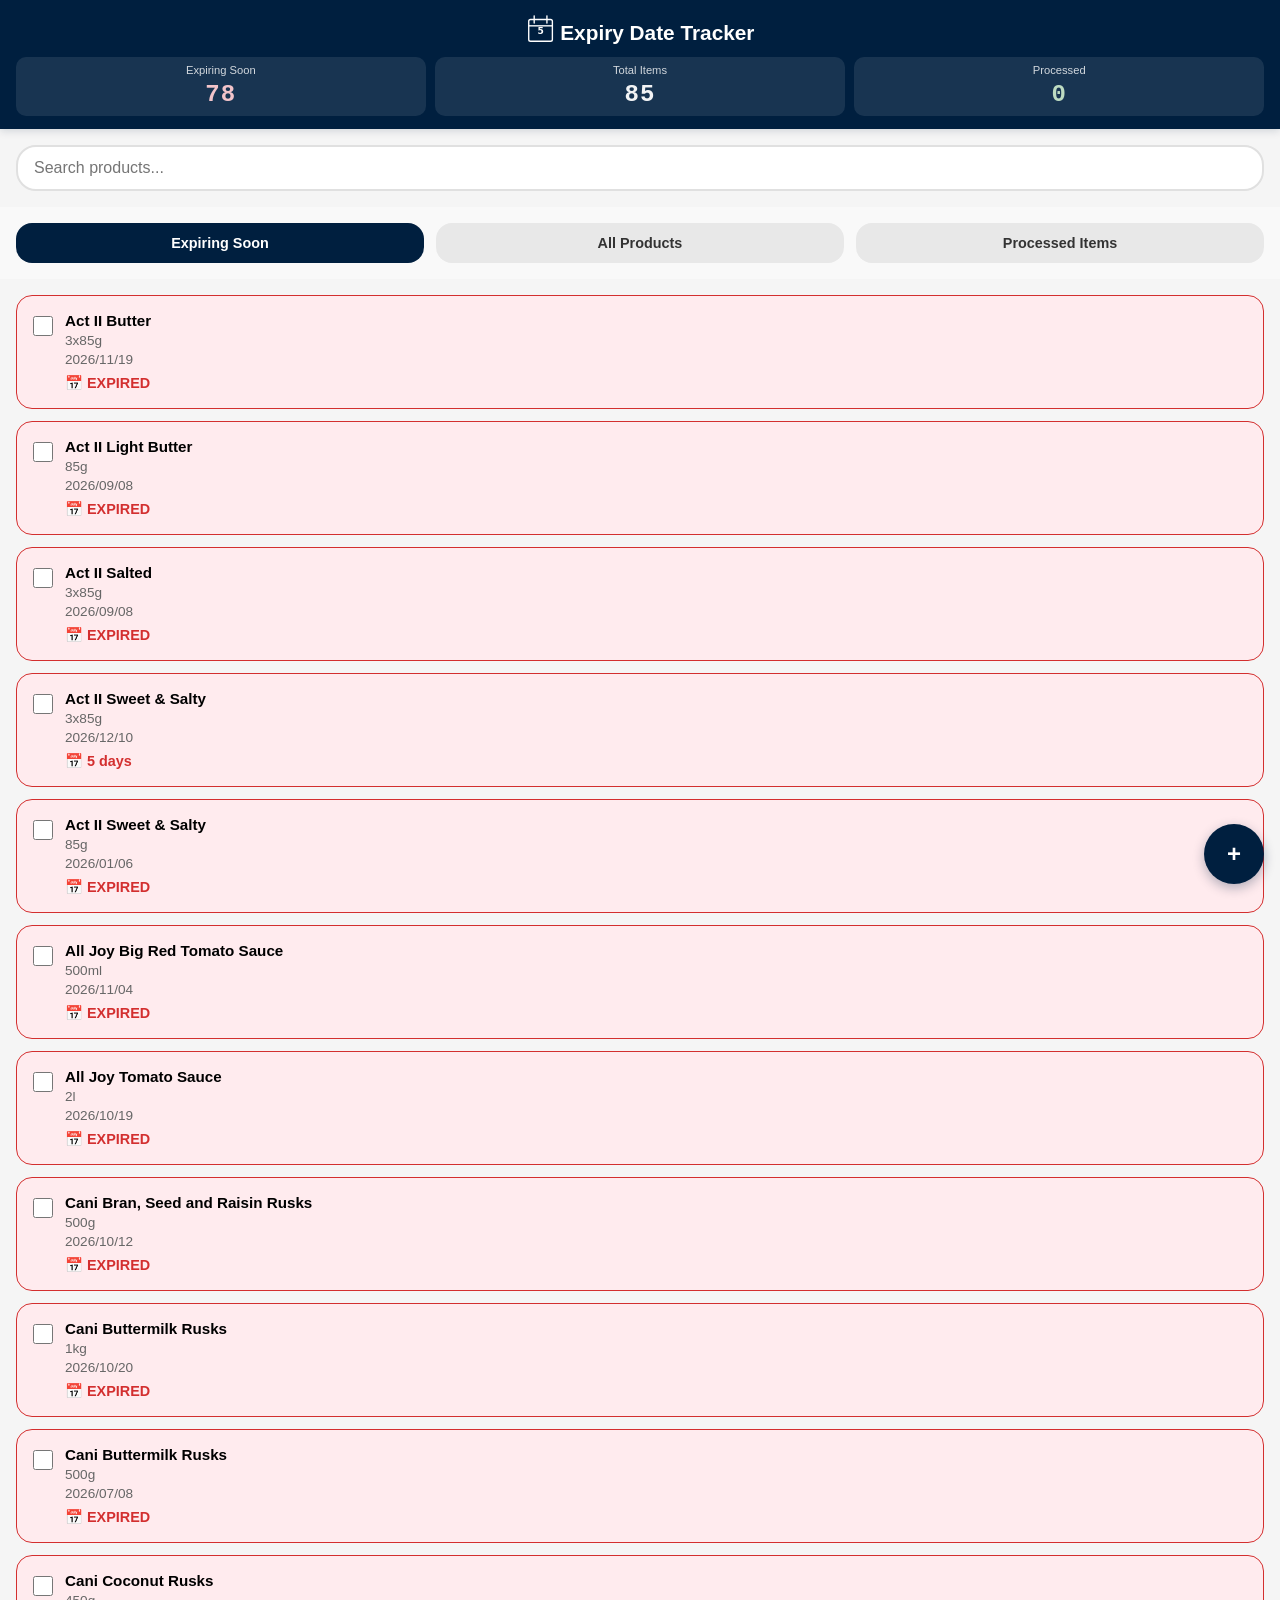
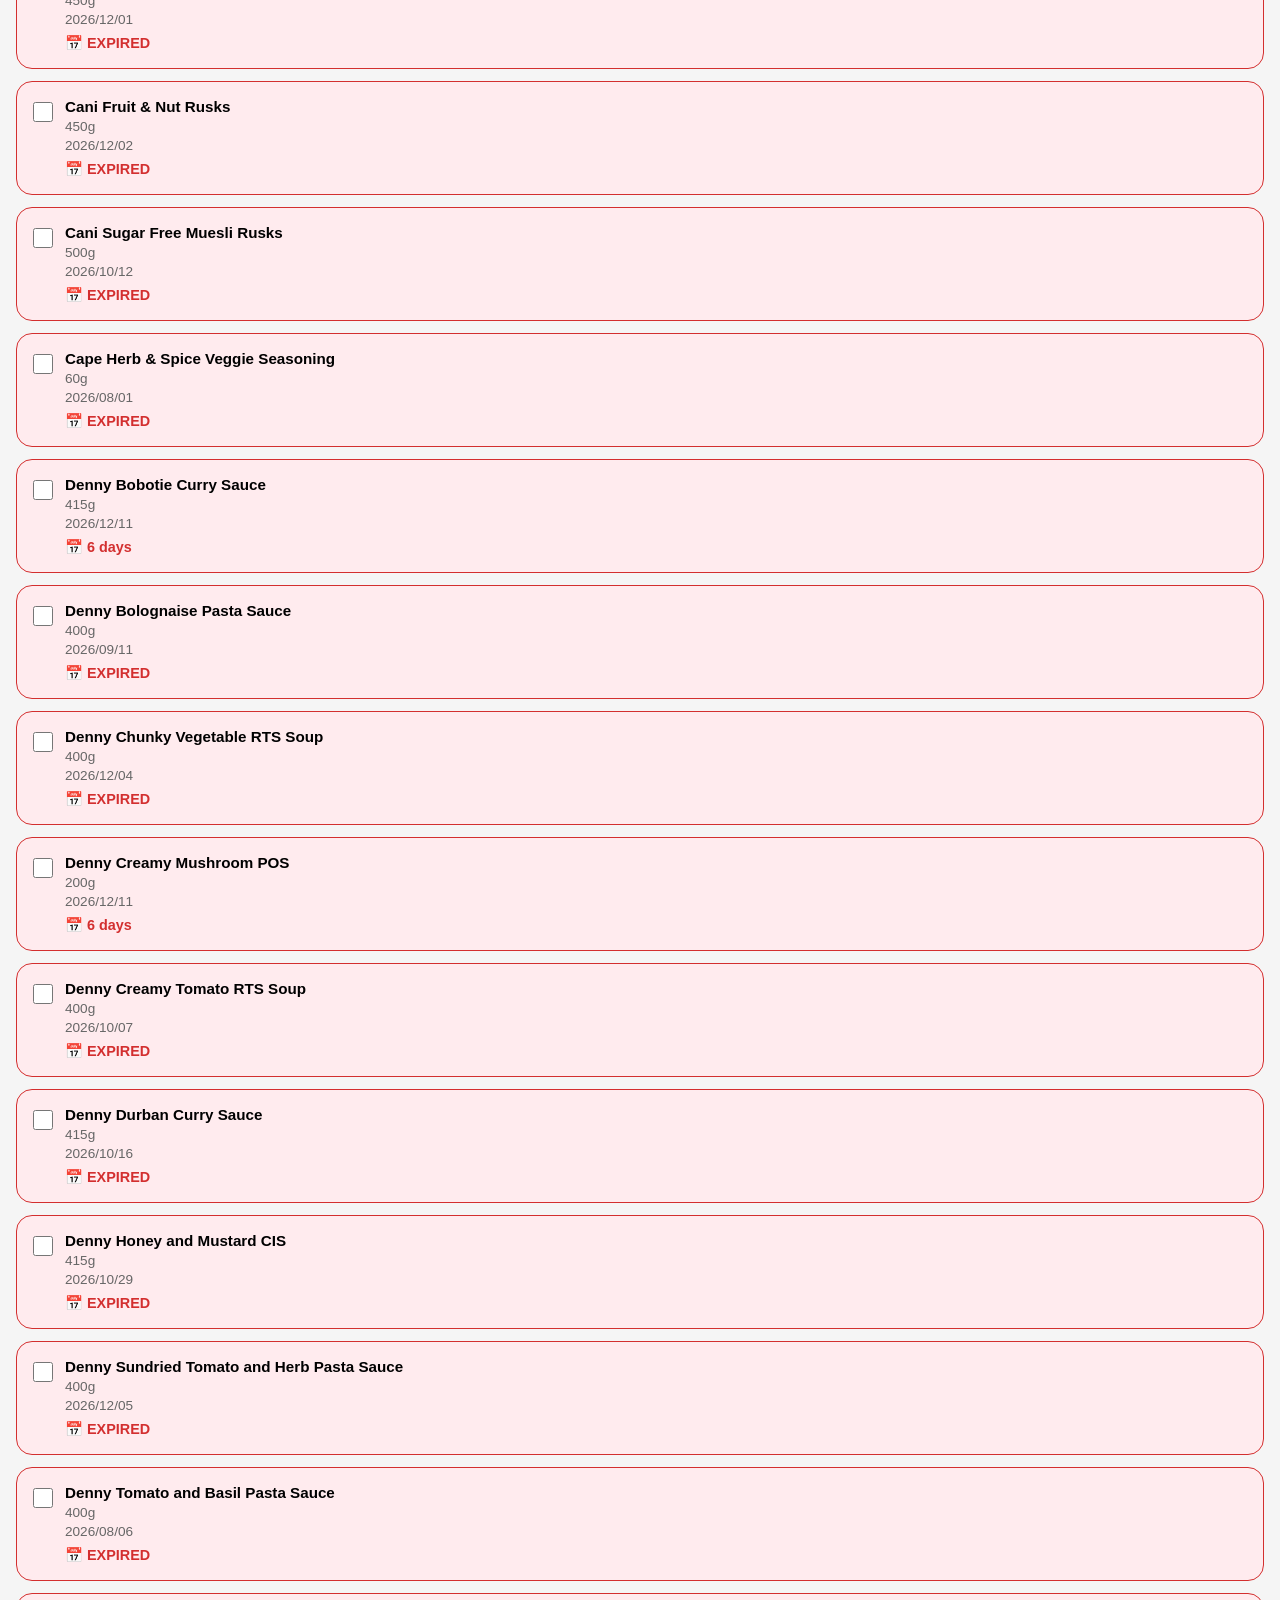
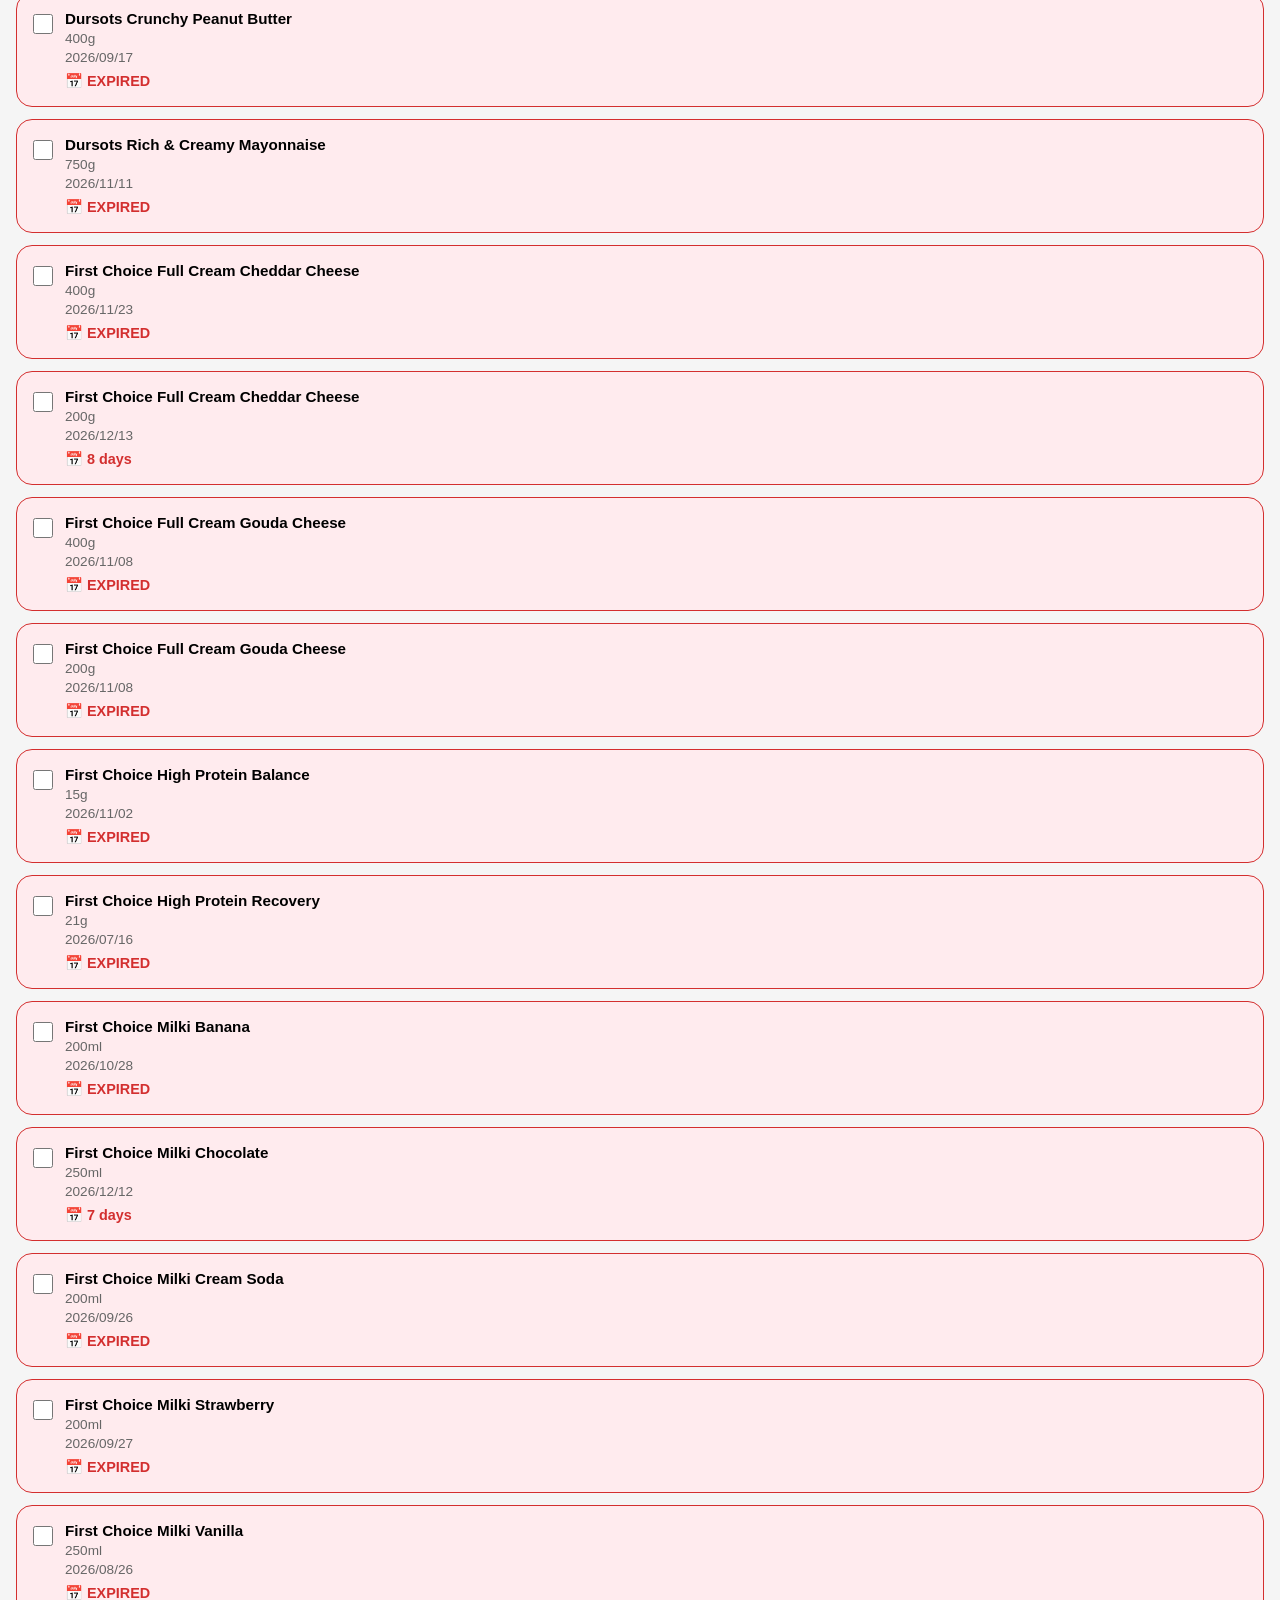
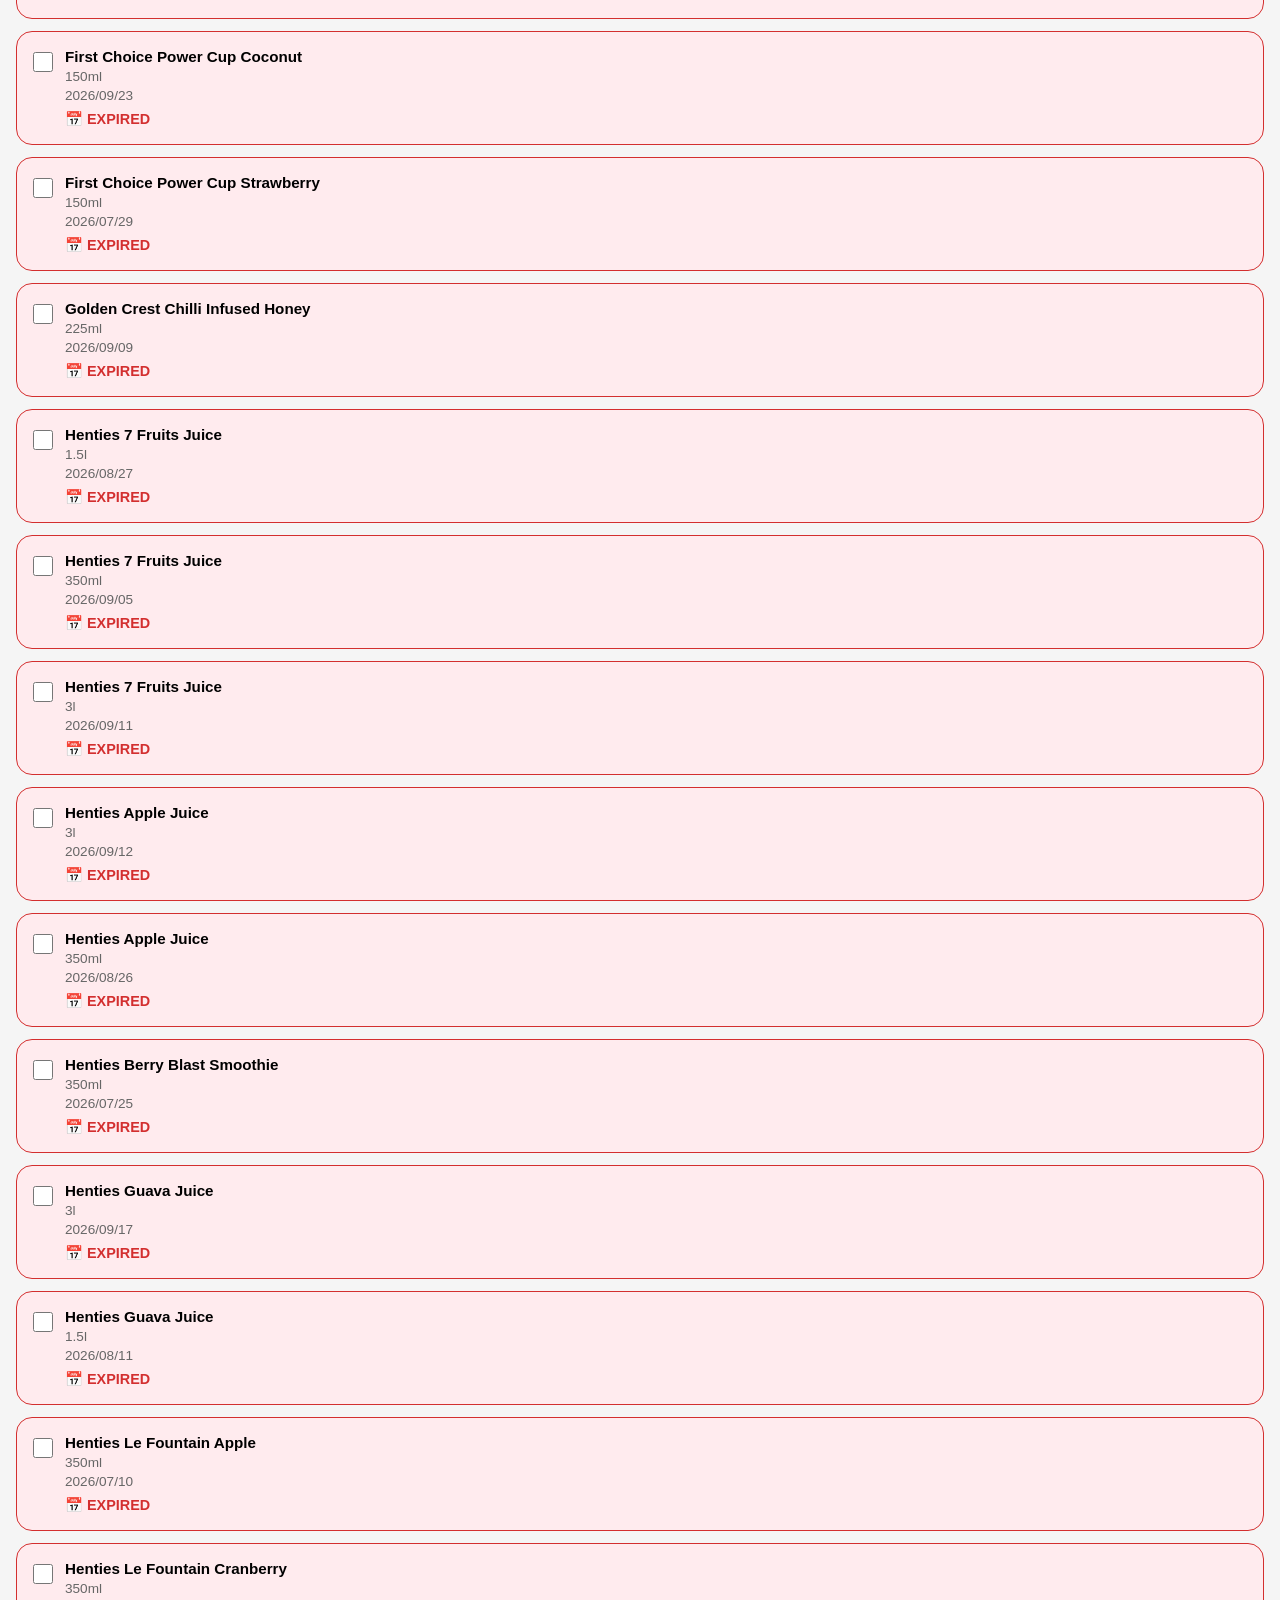
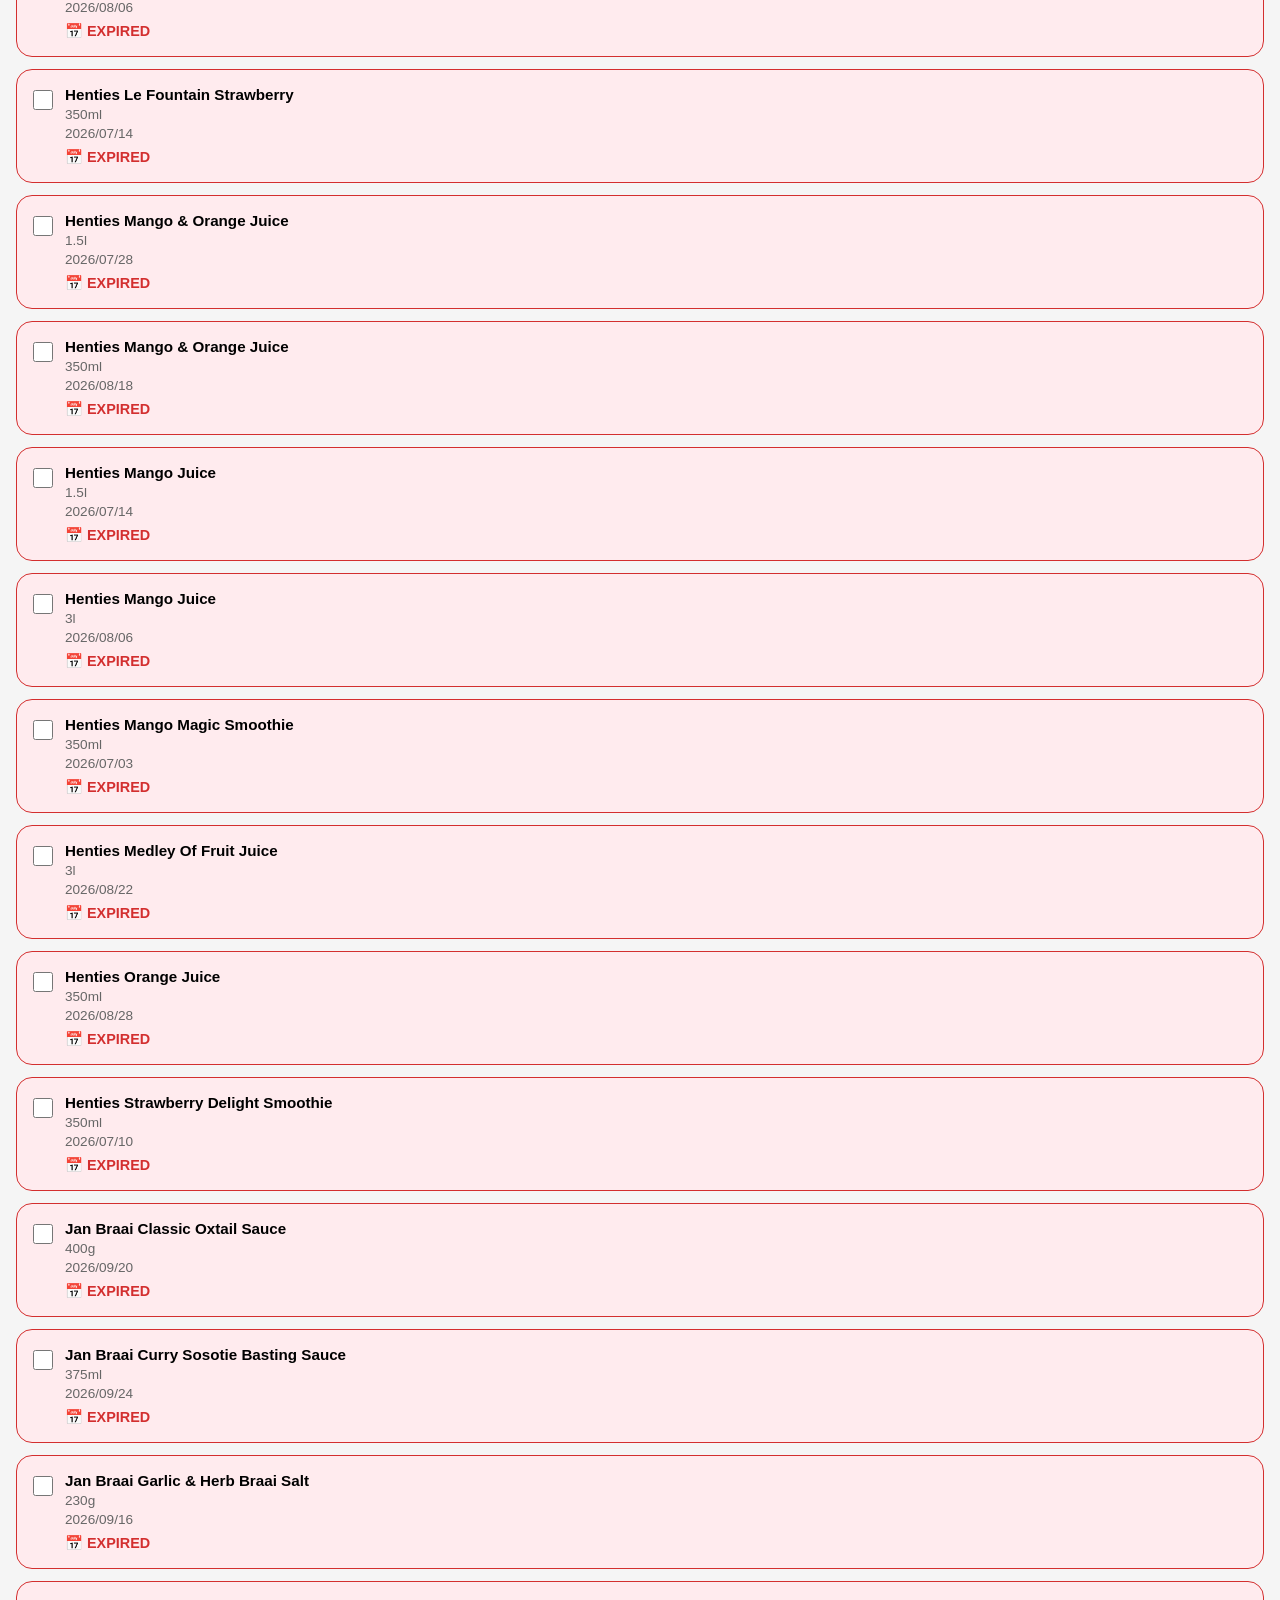
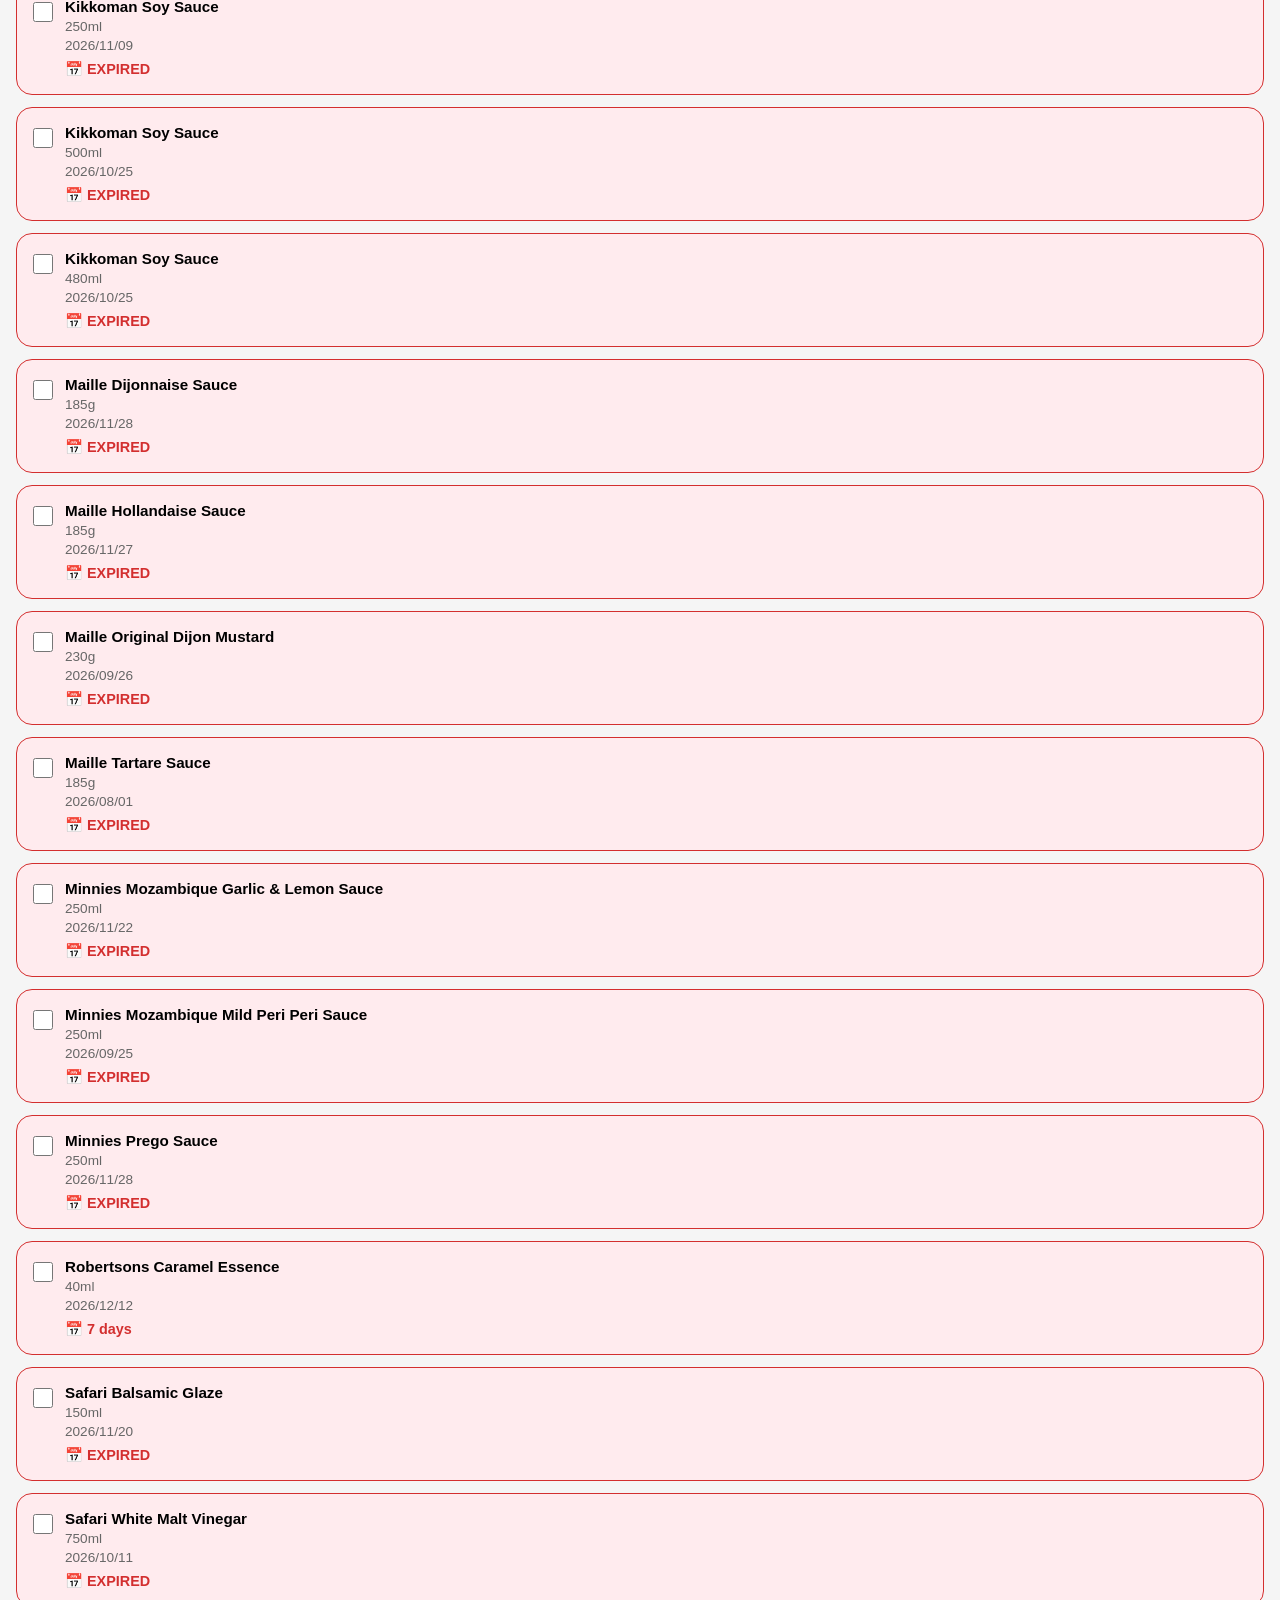
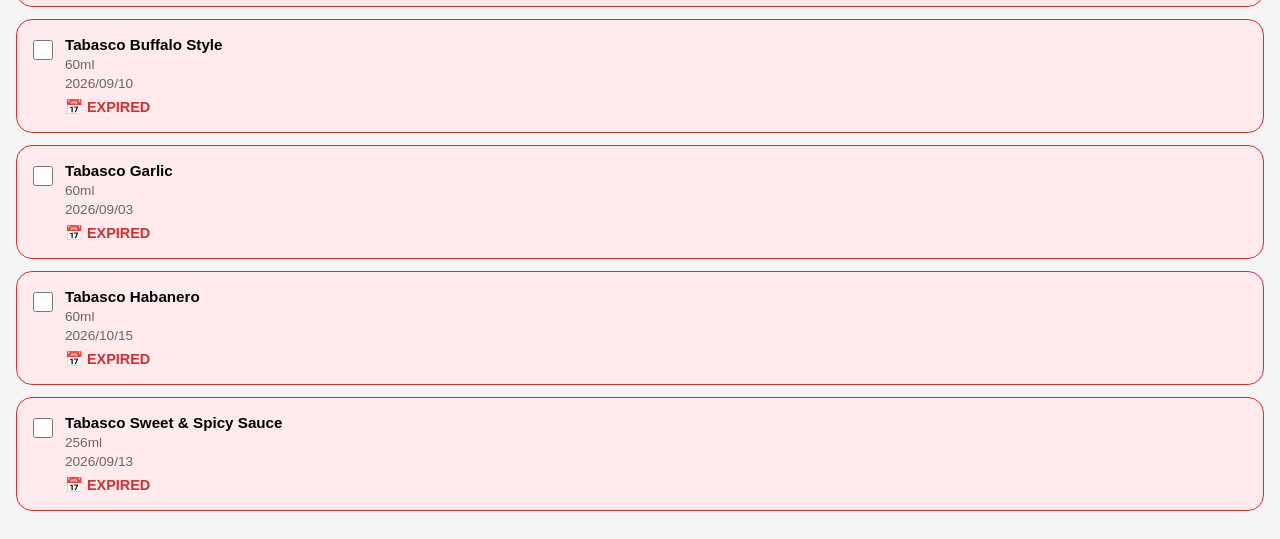
<file: index.html>
<!DOCTYPE html>
<html lang="en">
<head>
    <meta charset="UTF-8">
    <meta name="viewport" content="width=device-width, initial-scale=1.0">
    <meta name="description" content="Track product expiry dates efficiently">
    <meta name="theme-color" content="#001F3F">
    <meta name="apple-mobile-web-app-capable" content="yes">
    <meta name="apple-mobile-web-app-status-bar-style" content="black-translucent">
    <meta name="apple-mobile-web-app-title" content="Expiry Tracker">
    <link rel="manifest" href="./manifest.json">
    <style>
        * {
            margin: 0;
            padding: 0;
            box-sizing: border-box;
        }

        body {
            font-family: -apple-system, BlinkMacSystemFont, 'Segoe UI', Roboto, Oxygen, Ubuntu, Cantarell, sans-serif;
            background-color: #f5f5f5;
            overflow-x: hidden;
        }

        header {
            background-color: #001F3F;
            color: white;
            padding: 0.85rem 1rem;
            position: sticky;
            top: 0;
            z-index: 100;
            box-shadow: 0 2px 8px rgba(0, 31, 63, 0.15);
        }

        header h1 {
            font-size: 1.3rem;
            margin-bottom: 0.75rem;
            font-weight: 600;
            text-align: center;
            font-family: -apple-system, BlinkMacSystemFont, 'Segoe UI', Roboto, Oxygen, Ubuntu, Cantarell, sans-serif;
        }

        .header-stats {
            display: grid;
            grid-template-columns: 1fr 1fr 1fr;
            gap: 0.6rem;
            font-size: 1rem;
            opacity: 0.95;
            padding: 0;
        }

        .stat-item {
            display: flex;
            flex-direction: column;
            gap: 0.3rem;
            align-items: center;
            text-align: center;
            padding: 0.5rem 0.4rem;
            border-radius: 10px;
            background-color: rgba(255, 255, 255, 0.1);
        }

        .stat-label {
            font-size: 0.7rem;
            opacity: 0.85;
            font-weight: 500;
            line-height: 1;
        }

        .stat-value {
            font-size: 1.5rem;
            font-weight: 700;
            font-family: 'Courier New', monospace;
            letter-spacing: 0.05em;
            min-width: 2.5rem;
        }

        #expiringCount {
            color: #ffcdd2;
        }

        #totalCount {
            color: #ffffff;
        }

        #processedCount {
            color: #c8e6c9;
        }

        /* Search Bar */
        .search-container {
            margin-top: 1rem;
            margin-bottom: 1rem;
            padding: 0 1rem;
        }

        .search-bar {
            width: 100%;
            padding: 0.75rem 1rem;
            border: 2px solid #e0e0e0;
            border-radius: 20px;
            font-size: 1rem;
            background-color: #fff;
            transition: border-color 0.3s ease;
        }

        .search-bar:focus {
            outline: none;
            border-color: #001F3F;
        }

        /* Navigation Tabs */
        .nav-tabs {
            display: flex;
            gap: 0.75rem;
            padding: 1rem;
            background-color: #f9f9f9;
        }

        .tab-btn {
            flex: 1;
            padding: 0.75rem;
            border: none;
            background-color: #001F3F;
            color: white;
            font-size: 0.9rem;
            font-weight: 600;
            cursor: pointer;
            border-radius: 16px;
            transition: all 0.3s ease;
        }

        .tab-btn.inactive {
            background-color: #e8e8e8;
            color: #333;
        }

        .tab-btn:active {
            transform: scale(0.98);
        }

        /* Add Product Button */
        .add-btn {
            position: fixed;
            bottom: 1rem;
            right: 1rem;
            width: 60px;
            height: 60px;
            border-radius: 50%;
            background-color: #001F3F;
            color: white;
            border: none;
            font-size: 1.5rem;
            cursor: pointer;
            box-shadow: 0 4px 12px rgba(0, 31, 63, 0.3);
            z-index: 50;
            display: flex;
            align-items: center;
            justify-content: center;
            font-weight: bold;
            transition: all 0.3s ease;
        }

        .add-btn:active {
            transform: scale(0.95);
        }

        /* Product List */
        .product-list {
            list-style: none;
            padding: 1rem;
        }

        .product-item {
            display: flex;
            align-items: flex-start;
            gap: 0.75rem;
            padding: 1rem;
            background-color: #fff;
            border: 1px solid #e8e8e8;
            border-radius: 16px;
            margin-bottom: 0.75rem;
            transition: all 0.3s ease;
        }

        .product-item.expiring-soon {
            background-color: #ffebee;
            border-color: #d32f2f;
        }

        .product-item input[type="checkbox"] {
            width: 20px;
            height: 20px;
            margin-top: 0.25rem;
            cursor: pointer;
            accent-color: #d32f2f;
            flex-shrink: 0;
            border-radius: 6px;
        }

        .product-item input[type="checkbox"]:checked {
            accent-color: #001F3F;
        }

        .product-content {
            flex: 1;
            min-width: 0;
            display: flex;
            justify-content: space-between;
            align-items: flex-start;
            gap: 0.75rem;
        }

        .product-info {
            flex: 1;
            min-width: 0;
        }

        .product-name {
            font-weight: 600;
            margin-bottom: 0.25rem;
            font-size: 0.95rem;
            word-break: break-word;
        }

        .product-quantity {
            font-size: 0.85rem;
            color: #666;
            margin-bottom: 0.25rem;
        }

        .expiry-dates {
            font-size: 0.85rem;
            color: #666;
            margin-bottom: 0.5rem;
        }

        .days-until {
            font-weight: 600;
            font-size: 0.9rem;
        }

        .days-critical {
            color: #d32f2f;
        }

        .days-normal {
            color: #001F3F;
        }

        .edit-btn {
            background: none;
            border: none;
            color: #001F3F;
            font-size: 1.2rem;
            cursor: pointer;
            padding: 0.25rem;
            flex-shrink: 0;
            transition: transform 0.2s ease;
        }

        .edit-btn:active {
            transform: scale(0.9);
        }

        .empty-state {
            text-align: center;
            padding: 2rem 1rem;
            color: #999;
        }

        .empty-state-icon {
            font-size: 3rem;
            margin-bottom: 1rem;
            opacity: 0.6;
        }

        /* Processed Items */
        .processed-item {
            padding: 1rem;
            background-color: #fff;
            border: 1px solid #e8e8e8;
            border-radius: 16px;
            margin-bottom: 0.75rem;
        }

        .processed-item-header {
            margin-bottom: 1rem;
            padding-bottom: 0.75rem;
            border-bottom: 1px solid #e8e8e8;
        }

        .processed-item-title {
            font-weight: 600;
            font-size: 0.95rem;
            margin-bottom: 0.25rem;
        }

        .processed-item-meta {
            font-size: 0.8rem;
            color: #666;
            display: grid;
            grid-template-columns: 1fr 1fr;
            gap: 0.5rem;
        }

        .processed-item-fields {
            display: flex;
            flex-direction: column;
            gap: 0.75rem;
        }

        .processed-field {
            display: flex;
            flex-direction: column;
            gap: 0.35rem;
        }

        .processed-field label {
            font-size: 0.8rem;
            font-weight: 600;
            color: #333;
        }

        .processed-field select,
        .processed-field textarea {
            padding: 0.5rem 0.75rem;
            border: 1px solid #e0e0e0;
            border-radius: 8px;
            font-size: 0.9rem;
            font-family: inherit;
            transition: border-color 0.3s ease;
        }

        .processed-field select:focus,
        .processed-field textarea:focus {
            outline: none;
            border-color: #001F3F;
        }

        .processed-field textarea {
            resize: vertical;
            min-height: 60px;
        }

        /* Modal */
        .modal {
            display: none;
            position: fixed;
            top: 0;
            left: 0;
            width: 100%;
            height: 100%;
            background-color: rgba(0, 0, 0, 0.5);
            z-index: 200;
            align-items: center;
            justify-content: center;
            padding: 1rem;
        }

        .modal.active {
            display: flex;
        }

        .modal-content {
            background-color: white;
            padding: 1.5rem;
            border-radius: 24px;
            width: 100%;
            max-width: 500px;
            max-height: 90vh;
            overflow-y: auto;
            box-shadow: 0 8px 32px rgba(0, 0, 0, 0.2);
        }

        .modal-header {
            font-size: 1.25rem;
            font-weight: 600;
            margin-bottom: 1.5rem;
            color: #001F3F;
        }

        .form-group {
            margin-bottom: 1.25rem;
        }

        .form-group label {
            display: block;
            font-weight: 600;
            margin-bottom: 0.5rem;
            font-size: 0.95rem;
            color: #333;
        }

        .form-group input,
        .form-group textarea {
            width: 100%;
            padding: 0.75rem 1rem;
            border: 2px solid #e0e0e0;
            border-radius: 12px;
            font-size: 1rem;
            font-family: inherit;
            transition: border-color 0.3s ease;
        }

        .form-group input:focus,
        .form-group textarea:focus {
            outline: none;
            border-color: #001F3F;
        }

        .form-group textarea {
            resize: vertical;
            min-height: 80px;
        }

        .date-list {
            background-color: #f9f9f9;
            border-radius: 12px;
            padding: 1rem;
            margin-bottom: 1rem;
        }

        .date-item {
            display: flex;
            justify-content: space-between;
            align-items: center;
            padding: 0.75rem;
            background-color: white;
            border-radius: 8px;
            margin-bottom: 0.5rem;
            border: 1px solid #e8e8e8;
        }

        .date-item:last-child {
            margin-bottom: 0;
        }

        .remove-date-btn {
            background: none;
            border: none;
            color: #d32f2f;
            font-size: 1.2rem;
            cursor: pointer;
            padding: 0.25rem;
            transition: transform 0.2s ease;
        }

        .remove-date-btn:active {
            transform: scale(0.9);
        }

        .add-date-btn {
            background-color: #f0f0f0;
            border: 2px dashed #001F3F;
            color: #001F3F;
            padding: 0.75rem 1rem;
            border-radius: 12px;
            width: 100%;
            font-weight: 600;
            cursor: pointer;
            transition: all 0.3s ease;
            margin-bottom: 1rem;
        }

        .add-date-btn:active {
            transform: scale(0.98);
        }

        .form-actions {
            display: flex;
            gap: 0.75rem;
            margin-top: 1.5rem;
        }

        .btn {
            flex: 1;
            padding: 0.75rem 1rem;
            border: none;
            border-radius: 12px;
            font-size: 0.95rem;
            font-weight: 600;
            cursor: pointer;
            transition: all 0.3s ease;
        }

        .btn-primary {
            background-color: #001F3F;
            color: white;
        }

        .btn-primary:active {
            transform: scale(0.98);
        }

        .btn-secondary {
            background-color: #e8e8e8;
            color: #333;
        }

        .btn-secondary:active {
            transform: scale(0.98);
        }

        .btn-danger {
            background-color: #d32f2f;
            color: white;
        }

        .btn-danger:active {
            transform: scale(0.98);
        }

        @media (max-width: 480px) {
            header h1 {
                font-size: 1.25rem;
            }

            .modal-content {
                padding: 1.25rem;
            }

            .form-group input,
            .form-group textarea {
                padding: 0.65rem 0.85rem;
            }
        }
    </style>
</head>
<body>
    <!-- Header -->
    <header>
        <h1 id="headerTitle" style="position: relative; display: inline-block; width: 100%; text-align: center;"></h1>
        <div class="header-stats">
            <div class="stat-item">
                <span class="stat-label">Expiring Soon</span>
                <span id="expiringCount" class="stat-value">0</span>
            </div>
            <div class="stat-item">
                <span class="stat-label">Total Items</span>
                <span id="totalCount" class="stat-value">0</span>
            </div>
            <div class="stat-item">
                <span class="stat-label">Processed</span>
                <span id="processedCount" class="stat-value">0</span>
            </div>
        </div>
    </header>

    <!-- Search -->
    <div class="search-container">
        <input 
            type="text" 
            id="searchInput" 
            class="search-bar" 
            placeholder="Search products..."
            autocomplete="off"
        >
    </div>

    <!-- Tabs -->
    <div class="nav-tabs">
        <button id="expiringTab" class="tab-btn">Expiring Soon</button>
        <button id="allTab" class="tab-btn inactive">All Products</button>
        <button id="processedTab" class="tab-btn inactive">Processed Items</button>
    </div>

    <!-- Product List -->
    <ul id="productList" class="product-list"></ul>

    <!-- Processed Items List -->
    <div id="processedList" style="padding: 1rem;"></div>

    <!-- Empty State -->
    <div id="emptyState" class="empty-state" style="display: none;">
        <div class="empty-state-icon">📦</div>
        <p id="emptyMessage">No products to display</p>
    </div>

    <!-- Add Product Modal -->
    <div id="addModal" class="modal">
        <div class="modal-content">
            <div class="modal-header">Add New Product</div>
            <form id="addForm">
                <div class="form-group">
                    <label for="productName">Product Name *</label>
                    <input type="text" id="productName" placeholder="e.g., Tomato Sauce" required>
                </div>
                <div class="form-group">
                    <label for="productQuantity">Quantity *</label>
                    <input type="text" id="productQuantity" placeholder="e.g., 500ml" required>
                </div>
                <div class="form-group">
                    <label>Expiry Dates *</label>
                    <div id="datesList" class="date-list"></div>
                    <button type="button" class="add-date-btn" id="addDateBtn">+ Add Date</button>
                    <input type="date" id="expiryDate" style="display: none;">
                </div>
                <div class="form-actions">
                    <button type="submit" class="btn btn-primary">Add Product</button>
                    <button type="button" id="cancelBtn" class="btn btn-secondary">Cancel</button>
                </div>
            </form>
        </div>
    </div>

    <!-- Edit Product Modal -->
    <div id="editModal" class="modal">
        <div class="modal-content">
            <div class="modal-header">Edit Product</div>
            <form id="editForm">
                <div class="form-group">
                    <label for="editProductName">Product Name *</label>
                    <input type="text" id="editProductName" placeholder="e.g., Tomato Sauce">
                </div>
                <div class="form-group">
                    <label for="editProductQuantity">Quantity *</label>
                    <input type="text" id="editProductQuantity" placeholder="e.g., 500ml">
                </div>
                <div class="form-group">
                    <label>Expiry Dates *</label>
                    <div id="editDatesList" class="date-list"></div>
                    <button type="button" class="add-date-btn" id="editAddDateBtn">+ Add Date</button>
                    <input type="date" id="editExpiryDate" style="display: none;">
                </div>
                <div class="form-actions">
                    <button type="submit" class="btn btn-primary">Save Changes</button>
                    <button type="button" id="editCancelBtn" class="btn btn-secondary">Cancel</button>
                    <button type="button" id="editDeleteBtn" class="btn btn-danger">Delete</button>
                </div>
            </form>
        </div>
    </div>

    <!-- Add Product Button -->
    <button id="addBtn" class="add-btn" aria-label="Add new product">+</button>

    <!-- Service Worker Registration -->
    <script>
        if ('serviceWorker' in navigator) {
            window.addEventListener('load', () => {
                navigator.serviceWorker.register('./service-worker.js');
            });
        }
    </script>

    <!-- Application Logic -->
    <script>
        const app = {
            products: [],
            processedItems: [],
            currentView: 'expiring',
            searchQuery: '',
            editingProductId: null,
            tempDates: [],
            editTempDates: [],

            init() {
                this.loadProducts();
                this.loadProcessedItems();
                this.setupHeader();
                this.updateStats();
                this.render();
                this.attachEventListeners();
            },

            setupHeader() {
                const today = new Date();
                const dayNum = today.getDate();
                const calendarIcon = `<svg width="1.4em" height="1.4em" viewBox="0 0 32 32" fill="none" xmlns="http://www.w3.org/2000/svg" style="display: inline-block; vertical-align: -0.15em; margin-right: 0.35rem;">
                    <rect x="3" y="6" width="26" height="24" rx="2" stroke="white" stroke-width="1.5" fill="none"/>
                    <line x1="3" y1="13" x2="29" y2="13" stroke="white" stroke-width="1.5"/>
                    <line x1="9" y1="2" x2="9" y2="10" stroke="white" stroke-width="1.5" stroke-linecap="round"/>
                    <line x1="23" y1="2" x2="23" y2="10" stroke="white" stroke-width="1.5" stroke-linecap="round"/>
                    <text x="16" y="22" text-anchor="middle" fill="white" font-size="10" font-weight="bold" font-family="system-ui, sans-serif">${dayNum}</text>
                </svg>`;
                const title = `${calendarIcon}Expiry Date Tracker`;
                document.getElementById('headerTitle').innerHTML = title;
            },

            loadProducts() {
                const saved = localStorage.getItem('products');
                if (saved) {
                    try {
                        this.products = JSON.parse(saved);
                    } catch {
                        this.products = this.getDefaultProducts();
                    }
                } else {
                    this.products = this.getDefaultProducts();
                }
                this.sortProductsAlphabetically();
            },

            saveProducts() {
                localStorage.setItem('products', JSON.stringify(this.products));
            },

            loadProcessedItems() {
                const saved = localStorage.getItem('processedItems');
                if (saved) {
                    try {
                        this.processedItems = JSON.parse(saved);
                    } catch {
                        this.processedItems = [];
                    }
                } else {
                    this.processedItems = [];
                }
            },

            saveProcessedItems() {
                localStorage.setItem('processedItems', JSON.stringify(this.processedItems));
            },

            getDefaultProducts() {
                return [
                    { id: 1, name: 'First Choice Milki Vanilla', quantity: '250ml', dates: ['2026-08-26'], removed: false },
                    { id: 2, name: 'First Choice Milki Chocolate', quantity: '250ml', dates: ['2026-12-12'], removed: false },
                    { id: 3, name: 'First Choice Milki Strawberry', quantity: '200ml', dates: ['2026-09-27'], removed: false },
                    { id: 4, name: 'First Choice Milki Banana', quantity: '200ml', dates: ['2026-10-28'], removed: false },
                    { id: 5, name: 'First Choice Milki Cream Soda', quantity: '200ml', dates: ['2026-09-26'], removed: false },
                    { id: 6, name: 'First Choice Power Cup Strawberry', quantity: '150ml', dates: ['2026-07-29'], removed: false },
                    { id: 7, name: 'First Choice Power Cup Coconut', quantity: '150ml', dates: ['2026-09-23'], removed: false },
                    { id: 8, name: 'First Choice High Protein Balance', quantity: '15g', dates: ['2026-11-02', '2026-11-03'], removed: false },
                    { id: 9, name: 'First Choice High Protein Recovery', quantity: '21g', dates: ['2026-11-15', '2027-01-17', '2026-12-02', '2026-07-16', '2026-11-03', '2027-01-18', '2026-12-13'], removed: false },
                    { id: 10, name: 'Act II Salted', quantity: '3x85g', dates: ['2026-10-06', '2026-09-08'], removed: false },
                    { id: 11, name: 'Act II Butter', quantity: '3x85g', dates: ['2026-11-19'], removed: false },
                    { id: 12, name: 'Act II Sweet & Salty', quantity: '3x85g', dates: ['2026-12-10'], removed: false },
                    { id: 13, name: 'Act II Butter Lovers', quantity: '3x85g', dates: ['2027-01-06'], removed: false },
                    { id: 14, name: 'Act II Light Butter', quantity: '85g', dates: ['2026-09-08'], removed: false },
                    { id: 15, name: 'Act II Butter', quantity: '85g', dates: ['2027-01-07'], removed: false },
                    { id: 16, name: 'Act II Sweet & Salty', quantity: '85g', dates: ['2026-01-06'], removed: false },
                    { id: 17, name: 'Henties Le Fountain Apple', quantity: '350ml', dates: ['2026-07-10'], removed: false },
                    { id: 18, name: 'Henties Le Fountain Cranberry', quantity: '350ml', dates: ['2026-08-06'], removed: false },
                    { id: 19, name: 'Golden Crest Chilli Infused Honey', quantity: '225ml', dates: ['2026-09-09'], removed: false },
                    { id: 20, name: 'Denny Durban Curry Sauce', quantity: '415g', dates: ['2026-12-30', '2026-10-16'], removed: false },
                    { id: 21, name: 'Denny Bobotie Curry Sauce', quantity: '415g', dates: ['2026-12-11'], removed: false },
                    { id: 22, name: 'Denny Honey and Mustard CIS', quantity: '415g', dates: ['2026-10-29'], removed: false },
                    { id: 23, name: 'Denny Tomato and Basil Pasta Sauce', quantity: '400g', dates: ['2026-08-06'], removed: false },
                    { id: 24, name: 'Denny Bolognaise Pasta Sauce', quantity: '400g', dates: ['2027-01-04', '2026-09-11'], removed: false },
                    { id: 25, name: 'Denny Creamy Mushroom POS', quantity: '200g', dates: ['2026-12-11'], removed: false },
                    { id: 26, name: 'Denny Mushroom and Cheese POS', quantity: '200g', dates: ['2027-01-30'], removed: false },
                    { id: 27, name: 'Denny Creamy Tomato RTS Soup', quantity: '400g', dates: ['2026-10-07'], removed: false },
                    { id: 28, name: 'Denny Chunky Vegetable RTS Soup', quantity: '400g', dates: ['2026-12-04'], removed: false },
                    { id: 29, name: 'Denny Bolognaise Mushroom Pasta Sauce', quantity: '400g', dates: ['2027-01-06'], removed: false },
                    { id: 30, name: 'Denny Sundried Tomato and Herb Pasta Sauce', quantity: '400g', dates: ['2026-12-05'], removed: false },
                    { id: 31, name: 'Minnies Mozambique Garlic & Lemon Sauce', quantity: '250ml', dates: ['2026-11-22'], removed: false },
                    { id: 32, name: 'Minnies Prego Sauce', quantity: '250ml', dates: ['2026-11-28'], removed: false },
                    { id: 33, name: 'Minnies Mozambique Mild Peri Peri Sauce', quantity: '250ml', dates: ['2026-09-25'], removed: false },
                    { id: 34, name: 'Jan Braai Classic Chicken Potjie Sauce', quantity: '400g', dates: ['2027-01-15'], removed: false },
                    { id: 35, name: 'Jan Braai Classic Oxtail Sauce', quantity: '400g', dates: ['2026-09-20'], removed: false },
                    { id: 36, name: 'Jan Braai Garlic & Herb Braai Salt', quantity: '230g', dates: ['2026-09-16'], removed: false },
                    { id: 37, name: 'Jan Braai Curry Sosotie Basting Sauce', quantity: '375ml', dates: ['2026-09-24'], removed: false },
                    { id: 38, name: 'Maille Honey Mustard', quantity: '230g', dates: ['2027-01-24'], removed: false },
                    { id: 39, name: 'Maille Original Dijon Mustard', quantity: '230g', dates: ['2026-09-26'], removed: false },
                    { id: 40, name: 'Maille Dijonnaise Sauce', quantity: '185g', dates: ['2026-11-28'], removed: false },
                    { id: 41, name: 'Maille Tartare Sauce', quantity: '185g', dates: ['2026-08-01'], removed: false },
                    { id: 42, name: 'Maille Hollandaise Sauce', quantity: '185g', dates: ['2026-11-27'], removed: false },
                    { id: 43, name: 'Robertsons Caramel Essence', quantity: '40ml', dates: ['2027-01-07', '2026-12-12'], removed: false },
                    { id: 44, name: 'Tabasco Habanero', quantity: '60ml', dates: ['2026-10-15'], removed: false },
                    { id: 45, name: 'Tabasco Garlic', quantity: '60ml', dates: ['2026-09-03'], removed: false },
                    { id: 46, name: 'Tabasco Zesty Garlic', quantity: '60ml', dates: ['2027-01-08'], removed: false },
                    { id: 47, name: 'Tabasco Buffalo Style', quantity: '60ml', dates: ['2026-09-10'], removed: false },
                    { id: 48, name: 'Tabasco Sweet & Spicy Sauce', quantity: '256ml', dates: ['2026-09-13'], removed: false },
                    { id: 49, name: 'Cani Buttermilk Rusks', quantity: '1kg', dates: ['2026-10-20'], removed: false },
                    { id: 50, name: 'Cani Coconut Rusks', quantity: '450g', dates: ['2026-12-01'], removed: false },
                    { id: 51, name: 'Cani Fruit & Nut Rusks', quantity: '450g', dates: ['2026-12-02'], removed: false },
                    { id: 52, name: 'Cani Buttermilk Rusks', quantity: '500g', dates: ['2026-10-12', '2026-07-08'], removed: false },
                    { id: 53, name: 'Cani Sugar Free Muesli Rusks', quantity: '500g', dates: ['2026-10-12'], removed: false },
                    { id: 54, name: 'Cani Bran, Seed and Raisin Rusks', quantity: '500g', dates: ['2026-10-12', '2026-11-02'], removed: false },
                    { id: 55, name: 'Kikkoman Soy Sauce', quantity: '250ml', dates: ['2026-11-09'], removed: false },
                    { id: 56, name: 'Kikkoman Soy Sauce', quantity: '500ml', dates: ['2026-10-25'], removed: false },
                    { id: 57, name: 'Kikkoman Soy Sauce', quantity: '480ml', dates: ['2026-10-25'], removed: false },
                    { id: 58, name: 'All Joy Tomato Sauce', quantity: '2l', dates: ['2026-10-19'], removed: false },
                    { id: 59, name: 'All Joy Big Red Tomato Sauce', quantity: '500ml', dates: ['2026-11-04'], removed: false },
                    { id: 60, name: 'Dursots Rich & Creamy Mayonnaise', quantity: '750g', dates: ['2026-11-11'], removed: false },
                    { id: 61, name: 'Dursots Crunchy Peanut Butter', quantity: '400g', dates: ['2026-09-17'], removed: false },
                    { id: 62, name: 'Cape Herb & Spice Veggie Seasoning', quantity: '60g', dates: ['2026-08-01'], removed: false },
                    { id: 63, name: 'Safari White Malt Vinegar', quantity: '750ml', dates: ['2026-10-11'], removed: false },
                    { id: 64, name: 'Safari Balsamic Glaze', quantity: '150ml', dates: ['2026-11-20'], removed: false },
                    { id: 65, name: 'First Choice Full Cream Cheddar Cheese', quantity: '400g', dates: ['2026-11-23'], removed: false },
                    { id: 66, name: 'First Choice Full Cream Gouda Cheese', quantity: '400g', dates: ['2026-11-08'], removed: false },
                    { id: 67, name: 'First Choice Full Cream Gouda Cheese', quantity: '200g', dates: ['2026-11-08'], removed: false },
                    { id: 68, name: 'First Choice Full Cream Cheddar Cheese', quantity: '200g', dates: ['2026-12-13'], removed: false },
                    { id: 69, name: 'Henties Mango Juice', quantity: '1.5l', dates: ['2026-07-14', '2026-07-29'], removed: false },
                    { id: 70, name: 'Henties 7 Fruits Juice', quantity: '1.5l', dates: ['2026-08-27'], removed: false },
                    { id: 71, name: 'Henties Apple Juice', quantity: '3l', dates: ['2026-09-12'], removed: false },
                    { id: 72, name: 'Henties Mango Juice', quantity: '3l', dates: ['2026-08-06'], removed: false },
                    { id: 73, name: 'Henties Mango & Orange Juice', quantity: '1.5l', dates: ['2026-07-28', '2026-08-26'], removed: false },
                    { id: 74, name: 'Henties Medley Of Fruit Juice', quantity: '3l', dates: ['2026-08-22'], removed: false },
                    { id: 75, name: 'Henties Apple Juice', quantity: '350ml', dates: ['2026-09-11', '2026-08-26'], removed: false },
                    { id: 76, name: 'Henties Mango & Orange Juice', quantity: '350ml', dates: ['2026-08-27', '2026-08-18'], removed: false },
                    { id: 77, name: 'Henties Guava Juice', quantity: '3l', dates: ['2026-09-17'], removed: false },
                    { id: 78, name: 'Henties Orange Juice', quantity: '350ml', dates: ['2026-08-28'], removed: false },
                    { id: 79, name: 'Henties Le Fountain Strawberry', quantity: '350ml', dates: ['2026-07-14'], removed: false },
                    { id: 80, name: 'Henties 7 Fruits Juice', quantity: '350ml', dates: ['2026-09-05'], removed: false },
                    { id: 81, name: 'Henties Strawberry Delight Smoothie', quantity: '350ml', dates: ['2026-07-10'], removed: false },
                    { id: 82, name: 'Henties Mango Magic Smoothie', quantity: '350ml', dates: ['2026-07-03'], removed: false },
                    { id: 83, name: 'Henties Berry Blast Smoothie', quantity: '350ml', dates: ['2026-07-25'], removed: false },
                    { id: 84, name: 'Henties Guava Juice', quantity: '1.5l', dates: ['2026-08-11'], removed: false },
                    { id: 85, name: 'Henties 7 Fruits Juice', quantity: '3l', dates: ['2026-09-11'], removed: false }
                ];
            },

            
            getDaysUntilExpiry(dateString) {
                const today = new Date();
                today.setHours(0, 0, 0, 0);
                const expiryDate = new Date(dateString);
                expiryDate.setHours(0, 0, 0, 0);
                const timeDiff = expiryDate - today;
                return Math.ceil(timeDiff / (1000 * 3600 * 24));
            },

            getEarliestDate(dates) {
                return dates.reduce((earliest, current) => {
                    return new Date(current) < new Date(earliest) ? current : earliest;
                });
            },

            isExpiringCritical(daysUntil) {
                return daysUntil <= 15;
            },

            sortProductsAlphabetically() {
                this.products.sort((a, b) => {
                    if (a.removed === b.removed) {
                        return a.name.localeCompare(b.name, undefined, { sensitivity: 'base' });
                    }
                    return a.removed ? 1 : -1;
                });
            },

            getFilteredProducts() {
                let filtered = this.products.filter(p => !p.removed);

                if (this.currentView === 'expiring') {
                    filtered = filtered.filter(p => {
                        const daysUntil = this.getDaysUntilExpiry(this.getEarliestDate(p.dates));
                        return this.isExpiringCritical(daysUntil);
                    });
                }

                if (this.searchQuery.trim()) {
                    filtered = filtered.filter(p => 
                        p.name.toLowerCase().includes(this.searchQuery.toLowerCase())
                    );
                }

                return filtered;
            },

            getFilteredProcessedItems() {
                let filtered = this.processedItems;

                if (this.searchQuery.trim()) {
                    filtered = filtered.filter(item => 
                        item.name.toLowerCase().includes(this.searchQuery.toLowerCase())
                    );
                }

                return filtered;
            },

            formatDate(dateString) {
                const date = new Date(dateString);
                return new Intl.DateTimeFormat('en-ZA', { 
                    day: '2-digit', 
                    month: '2-digit', 
                    year: 'numeric' 
                }).format(date);
            },

            formatDateShort(dateString) {
                const date = new Date(dateString);
                return new Intl.DateTimeFormat('en-ZA', { 
                    day: '2-digit', 
                    month: '2-digit', 
                    year: '2-digit' 
                }).format(date);
            },

            render() {
                const list = document.getElementById('productList');
                const processedList = document.getElementById('processedList');
                const emptyState = document.getElementById('emptyState');

                if (this.currentView === 'processed') {
                    list.style.display = 'none';
                    processedList.style.display = 'block';
                    this.renderProcessedItems();
                } else {
                    processedList.style.display = 'none';
                    list.style.display = 'block';
                    
                    const filtered = this.getFilteredProducts();

                    list.innerHTML = '';

                    if (filtered.length === 0) {
                        list.style.display = 'none';
                        emptyState.style.display = 'block';
                        document.getElementById('emptyMessage').textContent = 
                            this.currentView === 'expiring' 
                                ? 'No products expiring soon' 
                                : 'No products found';
                        return;
                    }

                    list.style.display = 'block';
                    emptyState.style.display = 'none';

                    filtered.forEach(product => {
                        const earliestDate = this.getEarliestDate(product.dates);
                        const daysUntil = this.getDaysUntilExpiry(earliestDate);
                        const isCritical = this.isExpiringCritical(daysUntil);

                        const li = document.createElement('li');
                        li.className = `product-item ${isCritical ? 'expiring-soon' : ''}`;

                        const daysClass = isCritical ? 'days-critical' : 'days-normal';
                        const daysText = daysUntil <= 0 ? 'EXPIRED' : `${daysUntil} days`;

                        const checkboxHTML = this.currentView === 'expiring' ? `
                            <input 
                                type="checkbox" 
                                class="remove-checkbox"
                                data-id="${product.id}"
                                data-date="${earliestDate}"
                                aria-label="Mark as processed"
                            >
                        ` : '';

                        li.innerHTML = `
                            ${checkboxHTML}
                            <div class="product-content">
                                <div class="product-info">
                                    <div class="product-name">${product.name}</div>
                                    <div class="product-quantity">${product.quantity}</div>
                                    <div class="expiry-dates">${this.formatDate(earliestDate)}</div>
                                    <div class="days-until ${daysClass}">📅 ${daysText}</div>
                                </div>
                                ${this.currentView === 'all' ? `<button class="edit-btn" data-id="${product.id}" aria-label="Edit product">✏️</button>` : ''}
                            </div>
                        `;

                        list.appendChild(li);
                    });

                    this.attachCheckboxListeners();
                    if (this.currentView === 'all') {
                        this.attachEditButtonListeners();
                    }
                }
            },

            renderProcessedItems() {
                const container = document.getElementById('processedList');
                const emptyState = document.getElementById('emptyState');
                const filtered = this.getFilteredProcessedItems();

                container.innerHTML = '';

                if (filtered.length === 0) {
                    container.style.display = 'none';
                    emptyState.style.display = 'block';
                    document.getElementById('emptyMessage').textContent = 'No processed items';
                    return;
                }

                container.style.display = 'block';
                emptyState.style.display = 'none';

                filtered.forEach(item => {
                    const itemDiv = document.createElement('div');
                    itemDiv.className = 'processed-item';
                    itemDiv.innerHTML = `
                        <div class="processed-item-header">
                            <div class="processed-item-title">${item.name}</div>
                            <div class="processed-item-meta">
                                <div><strong>Qty:</strong> ${item.quantity}</div>
                                <div><strong>Final Date:</strong> ${this.formatDate(item.expiryDate)}</div>
                                <div><strong>Processed:</strong> ${this.formatDate(item.processedDate)}</div>
                            </div>
                        </div>
                        <div class="processed-item-fields">
                            <div class="processed-field">
                                <label>Status</label>
                                <select class="processed-status" data-id="${item.id}">
                                    <option value="">Select status...</option>
                                    <option value="Taken off shelf" ${item.status === 'Taken off shelf' ? 'selected' : ''}>Taken off shelf</option>
                                    <option value="Marked down" ${item.status === 'Marked down' ? 'selected' : ''}>Marked down</option>
                                    <option value="Disposed" ${item.status === 'Disposed' ? 'selected' : ''}>Disposed</option>
                                    <option value="Donated" ${item.status === 'Donated' ? 'selected' : ''}>Donated</option>
                                    <option value="Other" ${item.status === 'Other' ? 'selected' : ''}>Other</option>
                                </select>
                            </div>
                            <div class="processed-field">
                                <label>Notes</label>
                                <textarea class="processed-notes" data-id="${item.id}" placeholder="Add notes...">${item.notes || ''}</textarea>
                            </div>
                            <button class="restore-btn" data-id="${item.id}" style="background-color: #e8e8e8; color: #333; padding: 0.75rem; border: none; border-radius: 8px; font-weight: 600; cursor: pointer; width: 100%; font-size: 0.9rem; transition: all 0.3s ease;" aria-label="Restore to inventory">↩️ Restore to Inventory</button>
                        </div>
                    `;
                    container.appendChild(itemDiv);
                });

                this.attachProcessedItemListeners();
            },

            attachCheckboxListeners() {
                document.querySelectorAll('.remove-checkbox').forEach(checkbox => {
                    checkbox.addEventListener('change', (e) => {
                        const id = parseInt(e.target.dataset.id);
                        const dateToProcess = e.target.dataset.date;
                        const product = this.products.find(p => p.id === id);
                        
                        if (e.target.checked && product) {
                            if (product.dates.length === 1) {
                                // Single date: move entire product to processed items
                                const processedItem = {
                                    id: product.id,
                                    name: product.name,
                                    quantity: product.quantity,
                                    expiryDate: dateToProcess,
                                    processedDate: new Date().toISOString().split('T')[0],
                                    status: '',
                                    notes: ''
                                };
                                this.processedItems.push(processedItem);
                                product.removed = true;
                            } else {
                                // Multiple dates: remove only this date
                                product.dates = product.dates.filter(d => d !== dateToProcess);
                            }
                            this.saveProducts();
                            this.saveProcessedItems();
                            this.updateStats();
                            this.render();
                        }
                    });
                });
            },

            attachEditButtonListeners() {
                document.querySelectorAll('.edit-btn').forEach(btn => {
                    btn.addEventListener('click', (e) => {
                        e.preventDefault();
                        const id = parseInt(btn.dataset.id);
                        this.openEditModal(id);
                    });
                });
            },

            attachProcessedItemListeners() {
                document.querySelectorAll('.processed-status').forEach(select => {
                    select.addEventListener('change', (e) => {
                        const id = parseInt(e.target.dataset.id);
                        const item = this.processedItems.find(pi => pi.id === id);
                        if (item) {
                            item.status = e.target.value;
                            this.saveProcessedItems();
                        }
                    });
                });

                document.querySelectorAll('.processed-notes').forEach(textarea => {
                    textarea.addEventListener('input', (e) => {
                        const id = parseInt(e.target.dataset.id);
                        const item = this.processedItems.find(pi => pi.id === id);
                        if (item) {
                            item.notes = e.target.value;
                            this.saveProcessedItems();
                        }
                    });
                });

                document.querySelectorAll('.restore-btn').forEach(btn => {
                    btn.addEventListener('click', (e) => {
                        e.preventDefault();
                        const id = parseInt(btn.dataset.id);
                        const processedItem = this.processedItems.find(pi => pi.id === id);
                        
                        if (processedItem) {
                            // Find the original product
                            const product = this.products.find(p => p.id === id);
                            if (product) {
                                // Re-activate the product
                                product.removed = false;
                                // Add back the processed date
                                if (!product.dates.includes(processedItem.expiryDate)) {
                                    product.dates.push(processedItem.expiryDate);
                                    product.dates.sort();
                                }
                            }
                            // Remove from processed items
                            this.processedItems = this.processedItems.filter(pi => pi.id !== id);
                            this.saveProducts();
                            this.saveProcessedItems();
                            this.updateStats();
                            this.render();
                        }
                    });
                });
            },

            openEditModal(productId) {
                const product = this.products.find(p => p.id === productId);
                if (!product) return;

                this.editingProductId = productId;
                this.editTempDates = [...product.dates];

                document.getElementById('editProductName').value = product.name;
                document.getElementById('editProductQuantity').value = product.quantity;

                this.renderEditDatesList();
                document.getElementById('editModal').classList.add('active');
            },

            renderEditDatesList() {
                const container = document.getElementById('editDatesList');
                container.innerHTML = '';

                this.editTempDates.forEach((date, index) => {
                    const dateDiv = document.createElement('div');
                    dateDiv.className = 'date-item';
                    dateDiv.innerHTML = `
                        <input 
                            type="date" 
                            class="edit-date-input"
                            value="${date}"
                            data-index="${index}"
                            style="flex: 1; padding: 0.5rem 0.75rem; border: 1px solid #e0e0e0; border-radius: 8px; font-size: 0.95rem; font-family: inherit;"
                        >
                        <button type="button" class="remove-date-btn" data-index="${index}">✕</button>
                    `;
                    container.appendChild(dateDiv);
                });

                // Attach listeners to date inputs
                document.querySelectorAll('#editDatesList .edit-date-input').forEach(input => {
                    input.addEventListener('change', (e) => {
                        const index = parseInt(e.target.dataset.index);
                        if (e.target.value) {
                            this.editTempDates[index] = e.target.value;
                            this.editTempDates.sort();
                            this.renderEditDatesList();
                        } else {
                            // If emptied, remove it
                            this.editTempDates.splice(index, 1);
                            this.renderEditDatesList();
                        }
                    });
                });

                document.querySelectorAll('#editDatesList .remove-date-btn').forEach(btn => {
                    btn.addEventListener('click', (e) => {
                        e.preventDefault();
                        const index = parseInt(btn.dataset.index);
                        this.editTempDates.splice(index, 1);
                        this.renderEditDatesList();
                    });
                });
            },

            updateStats() {
                const total = this.products.filter(p => !p.removed).length;
                const expiring = this.products.filter(p => {
                    if (p.removed) return false;
                    const daysUntil = this.getDaysUntilExpiry(this.getEarliestDate(p.dates));
                    return this.isExpiringCritical(daysUntil);
                }).length;
                const processed = this.processedItems.length;

                document.getElementById('totalCount').textContent = total;
                document.getElementById('expiringCount').textContent = expiring;
                document.getElementById('processedCount').textContent = processed;
            },

            attachEventListeners() {
                // Tab switching
                document.getElementById('expiringTab').addEventListener('click', () => {
                    this.currentView = 'expiring';
                    this.searchQuery = '';
                    document.getElementById('searchInput').value = '';
                    this.updateTabButtons();
                    this.render();
                });

                document.getElementById('allTab').addEventListener('click', () => {
                    this.currentView = 'all';
                    this.searchQuery = '';
                    document.getElementById('searchInput').value = '';
                    this.updateTabButtons();
                    this.render();
                });

                document.getElementById('processedTab').addEventListener('click', () => {
                    this.currentView = 'processed';
                    this.searchQuery = '';
                    document.getElementById('searchInput').value = '';
                    this.updateTabButtons();
                    this.render();
                });

                // Search
                document.getElementById('searchInput').addEventListener('input', (e) => {
                    this.searchQuery = e.target.value;
                    this.render();
                });

                // Add product modal
                const addModal = document.getElementById('addModal');
                const addBtn = document.getElementById('addBtn');
                const addCancelBtn = document.getElementById('cancelBtn');
                const addForm = document.getElementById('addForm');

                addBtn.addEventListener('click', () => {
                    this.tempDates = [];
                    document.getElementById('datesList').innerHTML = '';
                    addForm.reset();
                    addModal.classList.add('active');
                });

                addCancelBtn.addEventListener('click', () => {
                    addModal.classList.remove('active');
                    addForm.reset();
                    this.tempDates = [];
                });

                addModal.addEventListener('click', (e) => {
                    if (e.target === addModal) {
                        addModal.classList.remove('active');
                        addForm.reset();
                        this.tempDates = [];
                    }
                });

                document.getElementById('addDateBtn').addEventListener('click', (e) => {
                    e.preventDefault();
                    // Add empty date and auto-focus to open picker
                    this.tempDates.push('');
                    this.renderDatesList();
                    // Auto-focus and open the picker on the new input
                    setTimeout(() => {
                        const inputs = document.querySelectorAll('#datesList .add-date-input');
                        if (inputs.length > 0) {
                            inputs[inputs.length - 1].click();
                        }
                    }, 0);
                });

                addForm.addEventListener('submit', (e) => {
                    e.preventDefault();
                    const name = document.getElementById('productName').value.trim();
                    const quantity = document.getElementById('productQuantity').value.trim();

                    if (name && quantity && this.tempDates.length > 0) {
                        const newProduct = {
                            id: Math.max(...this.products.map(p => p.id), 0) + 1,
                            name,
                            quantity,
                            dates: [...this.tempDates],
                            removed: false
                        };

                        this.products.push(newProduct);
                        this.sortProductsAlphabetically();
                        this.saveProducts();
                        this.updateStats();
                        this.render();
                        addModal.classList.remove('active');
                        addForm.reset();
                        this.tempDates = [];
                    }
                });

                // Edit product modal
                const editModal = document.getElementById('editModal');
                const editCancelBtn = document.getElementById('editCancelBtn');
                const editDeleteBtn = document.getElementById('editDeleteBtn');
                const editForm = document.getElementById('editForm');

                editCancelBtn.addEventListener('click', () => {
                    editModal.classList.remove('active');
                    this.editingProductId = null;
                    this.editTempDates = [];
                });

                editDeleteBtn.addEventListener('click', () => {
                    const product = this.products.find(p => p.id === this.editingProductId);
                    const confirmMessage = product ? `Delete "${product.name}"? This cannot be undone.` : 'Delete this product? This cannot be undone.';
                    if (confirm(confirmMessage)) {
                        this.products = this.products.filter(p => p.id !== this.editingProductId);
                        this.saveProducts();
                        this.updateStats();
                        this.render();
                        editModal.classList.remove('active');
                        this.editingProductId = null;
                        this.editTempDates = [];
                    }
                });

                editModal.addEventListener('click', (e) => {
                    if (e.target === editModal) {
                        editModal.classList.remove('active');
                        this.editingProductId = null;
                        this.editTempDates = [];
                    }
                });

                document.getElementById('editAddDateBtn').addEventListener('click', (e) => {
                    e.preventDefault();
                    // Add empty date and auto-focus to open picker
                    this.editTempDates.push('');
                    this.renderEditDatesList();
                    // Auto-focus and open the picker on the new input
                    setTimeout(() => {
                        const inputs = document.querySelectorAll('#editDatesList .edit-date-input');
                        if (inputs.length > 0) {
                            inputs[inputs.length - 1].click();
                        }
                    }, 0);
                });

                editForm.addEventListener('submit', (e) => {
                    e.preventDefault();
                    const name = document.getElementById('editProductName').value.trim();
                    const quantity = document.getElementById('editProductQuantity').value.trim();

                    // Validation
                    if (!name) {
                        alert('Please enter a product name');
                        return;
                    }
                    if (!quantity) {
                        alert('Please enter a quantity');
                        return;
                    }
                    if (this.editTempDates.length === 0) {
                        alert('Please add at least one expiry date');
                        return;
                    }

                    // Save the product
                    const product = this.products.find(p => p.id === this.editingProductId);
                    if (product) {
                        product.name = name;
                        product.quantity = quantity;
                        product.dates = [...this.editTempDates];
                        this.sortProductsAlphabetically();
                        this.saveProducts();
                        this.updateStats();
                        this.render();
                    }

                    // Close the modal
                    editModal.classList.remove('active');
                    this.editingProductId = null;
                    this.editTempDates = [];
                });
            },

            renderDatesList() {
                const container = document.getElementById('datesList');
                container.innerHTML = '';

                this.tempDates.forEach((date, index) => {
                    const dateDiv = document.createElement('div');
                    dateDiv.className = 'date-item';
                    dateDiv.innerHTML = `
                        <input 
                            type="date" 
                            class="add-date-input"
                            value="${date}"
                            data-index="${index}"
                            style="flex: 1; padding: 0.5rem 0.75rem; border: 1px solid #e0e0e0; border-radius: 8px; font-size: 0.95rem; font-family: inherit;"
                        >
                        <button type="button" class="remove-date-btn" data-index="${index}">✕</button>
                    `;
                    container.appendChild(dateDiv);
                });

                // Attach listeners to date inputs
                document.querySelectorAll('#datesList .add-date-input').forEach(input => {
                    input.addEventListener('change', (e) => {
                        const index = parseInt(e.target.dataset.index);
                        if (e.target.value) {
                            this.tempDates[index] = e.target.value;
                            this.tempDates.sort();
                            this.renderDatesList();
                        } else {
                            // If emptied, remove it
                            this.tempDates.splice(index, 1);
                            this.renderDatesList();
                        }
                    });
                });

                document.querySelectorAll('#datesList .remove-date-btn').forEach(btn => {
                    btn.addEventListener('click', (e) => {
                        e.preventDefault();
                        const index = parseInt(btn.dataset.index);
                        this.tempDates.splice(index, 1);
                        this.renderDatesList();
                    });
                });
            },

            updateTabButtons() {
                const expiringTab = document.getElementById('expiringTab');
                const allTab = document.getElementById('allTab');
                const processedTab = document.getElementById('processedTab');

                expiringTab.classList.toggle('inactive', this.currentView !== 'expiring');
                allTab.classList.toggle('inactive', this.currentView !== 'all');
                processedTab.classList.toggle('inactive', this.currentView !== 'processed');
            }
        };

        // Start app when DOM is ready
        document.addEventListener('DOMContentLoaded', () => {
            app.init();
        });
    </script>
</body>
</html>
</file>
